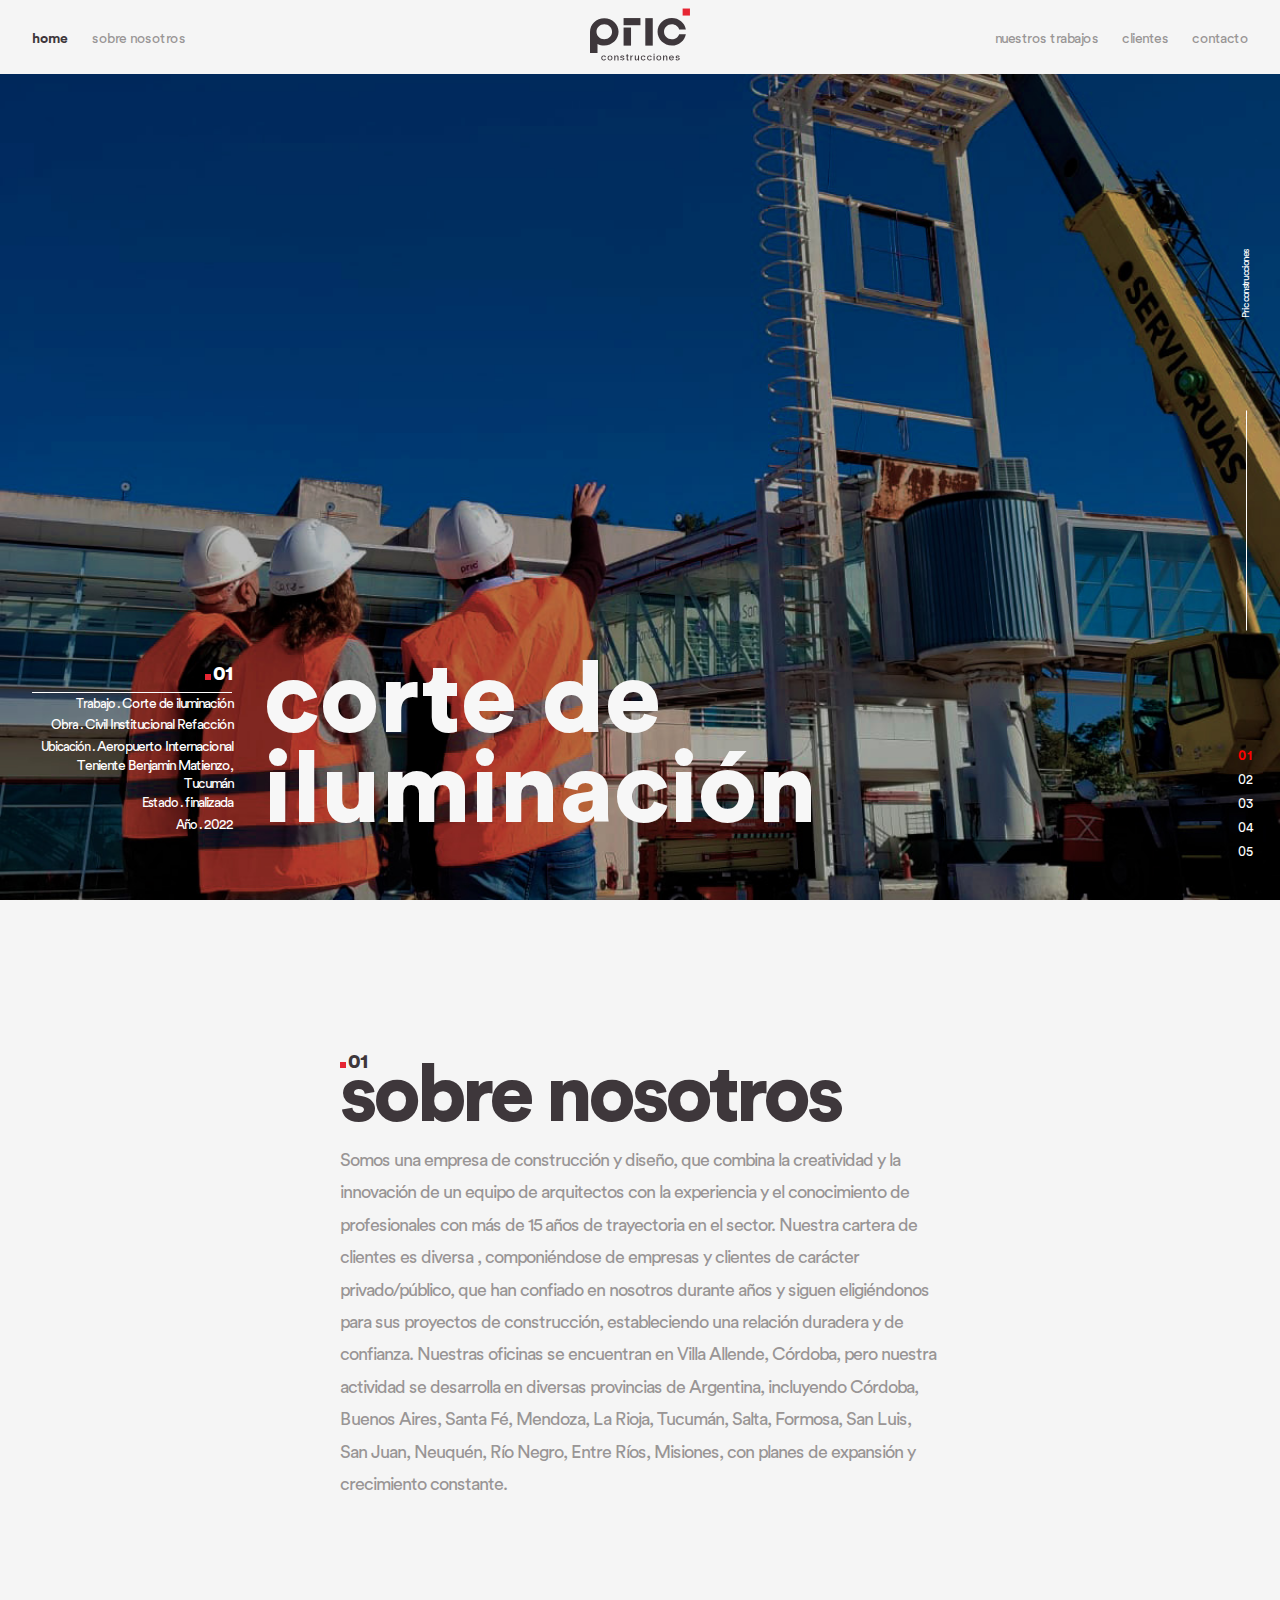
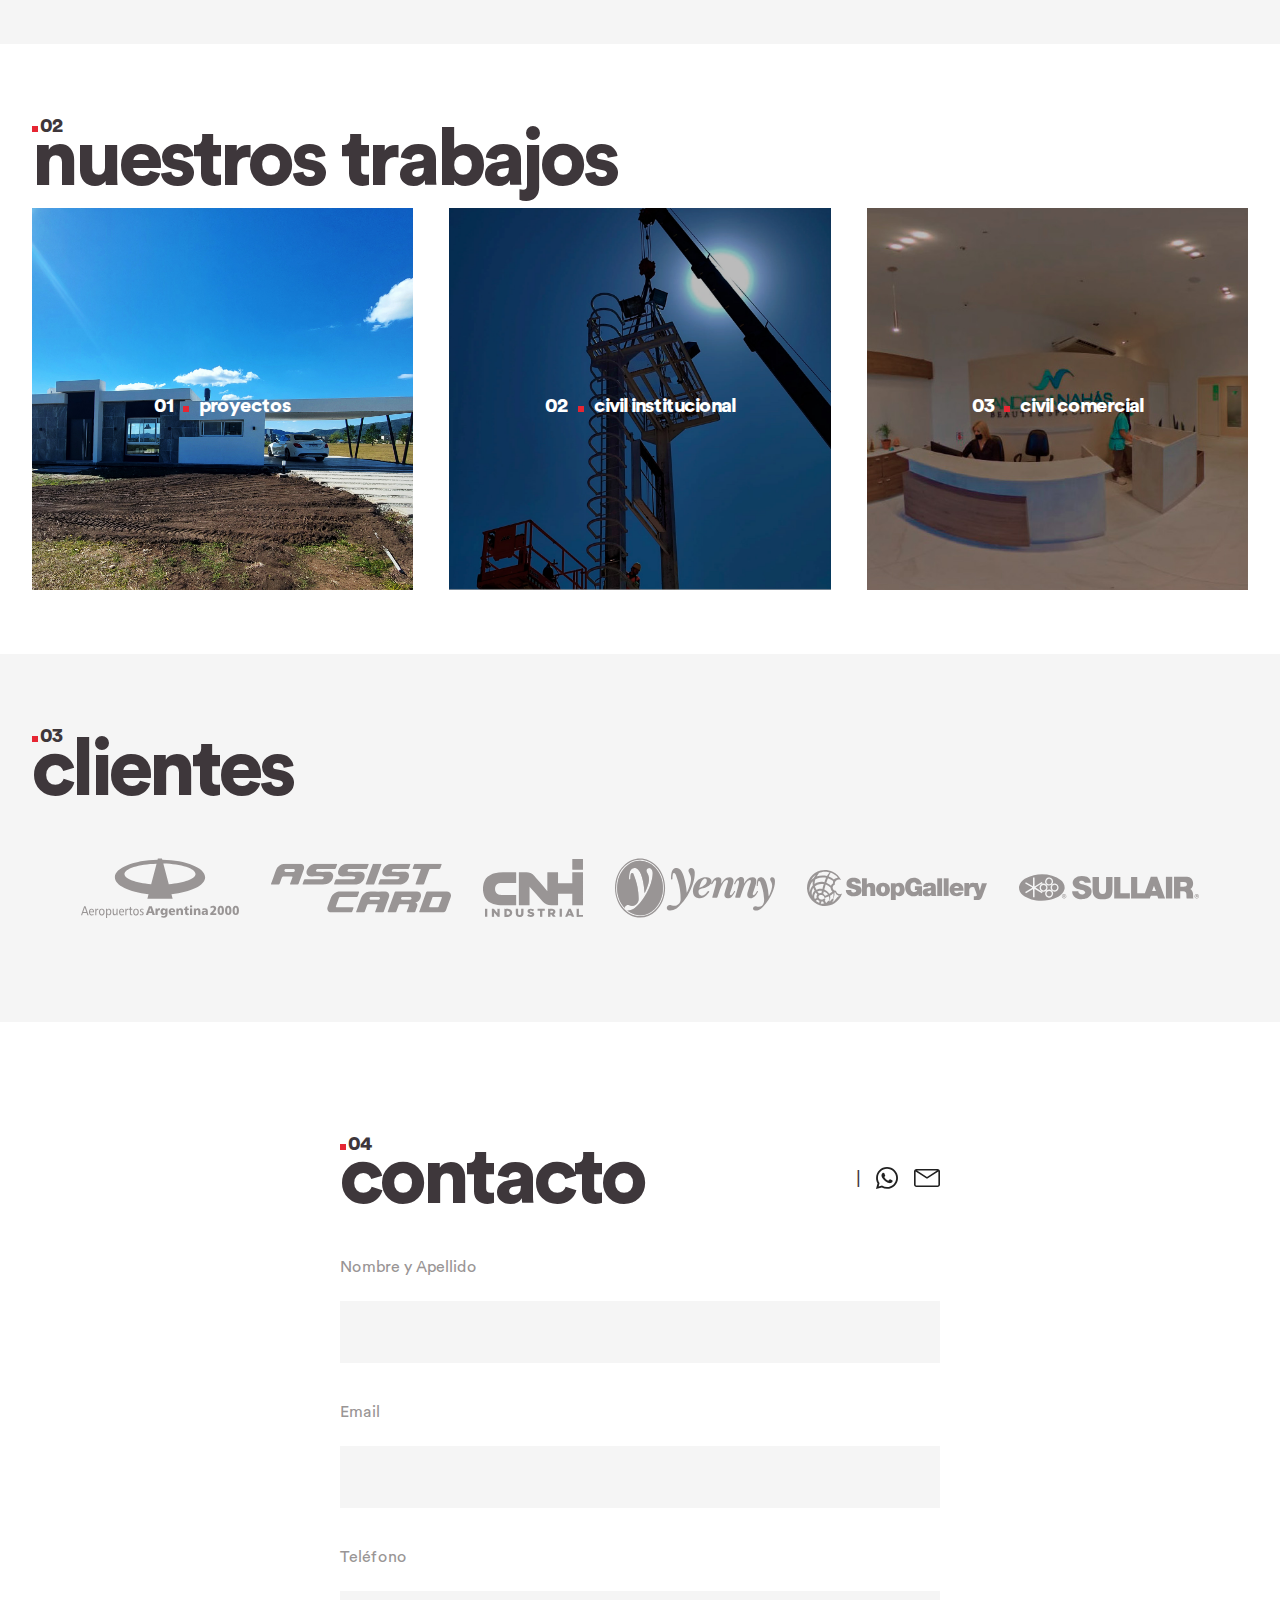
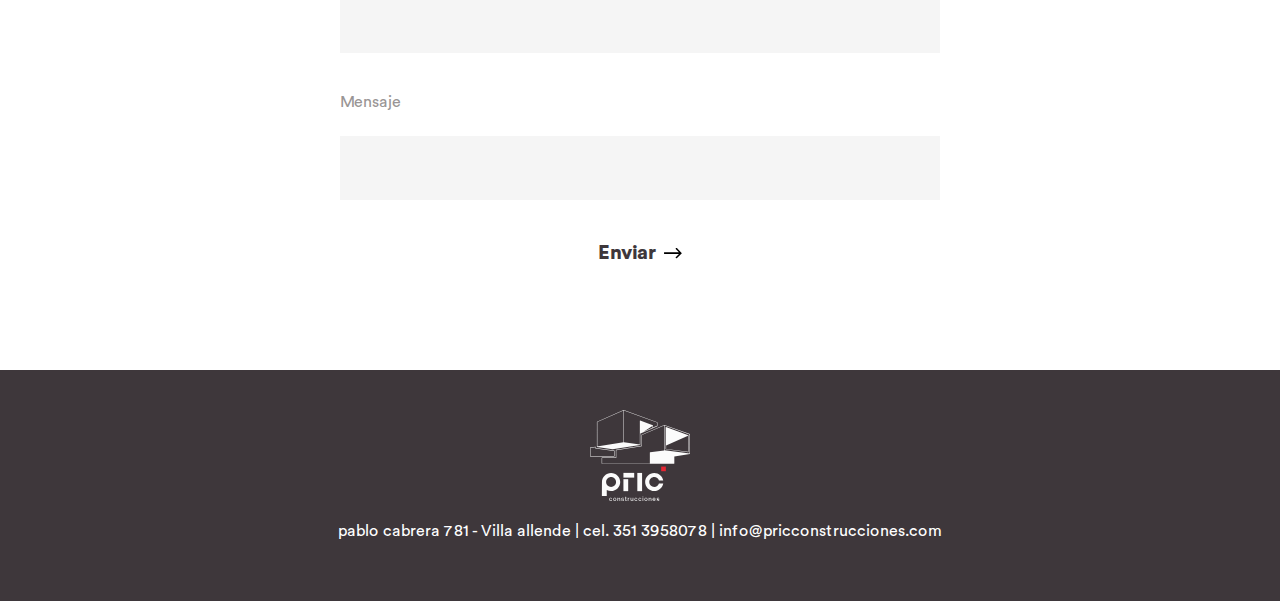
<file: index.html>
<!DOCTYPE html>
<html lang="es">

<head>
  <meta charset="UTF-8" />
  <meta name="viewport" content="width=device-width, initial-scale=1.0" />
  <link rel="stylesheet" href="sass/main.css" />
  <title>PRIC Construcciones</title>
</head>

<body>

 <div id="header-placeholder"></div>

  <main>
    <!-- Sección principal de imagen y título -->
    <section class="slider-css">


      <div class="slides">
        <div class="slide" id="s1">
          <img src="img/portadas/torre tucuman.jpg" alt="Slide 1" />
          <div class="text">
            <h1>corte de iluminación</h1>
            <div class="description">
              <div class="section-header">
                <span class="square"></span>
                <span class="number">01</span>
              </div>
              <div class="linea"></div>
              <p><span>Trabajo .</span> Corte de iluminación</p>
              <p><span>Obra .</span> Civil Institucional Refacción</p>
              <p><span>Ubicación .</span> Aeropuerto Internacional Teniente Benjamin Matienzo, Tucumán</p>
              <p><span>Estado .</span> finalizada</p>
              <p><span>Año .</span> 2022</p>
            </div>
          </div>
        </div>
        <div class="slide" id="s2">
          <img src="img/portadas/vivienda-potrero de garay.jpg" alt="Slide 2" />
          <div class="text">
            <h1>vivienda potrero de garay</h1>
            <div class="description">
              <div class="section-header">
                <span class="square"></span>
                <span class="number">02</span>
              </div>
              <div class="linea"></div>
              <p><span>Trabajo .</span> Proyecto vivienda potrero de garay</p>
              <p><span>Obra .</span> Proyecto</p>
              <p><span>Ubicación .</span> Potrero de Garay, Córdoba</p>
              <p><span>Estado .</span> finalizada</p>
              <p><span>Año .</span> 2023</p>
              <p><span>Superficie .</span> 174,30 m2 cubiertos 63 m2 semicubiertos</p>
            </div>
          </div>
        </div>
        <div class="slide" id="s3">
          <img src="img/portadas/andrea nahas.jpg" alt="Slide 3" />
          <div class="text">
            <h1>andrea nahas</h1>
            <div class="description">
              <div class="section-header">
                <span class="square"></span>
                <span class="number">03</span>
              </div>
              <div class="linea"></div>
              <p><span>Trabajo .</span> Andrea Nahas</p>
              <p><span>Obra .</span> Civil Comercial Refacción</p>
              <p><span>Ubicación .</span> Shopping Villa Cabrera, Córdoba</p>
              <p><span>Estado .</span> finalizado</p>
              <p><span>Año .</span> 2022</p>
              <p><span>Superficie .</span> 150 m2</p>
            </div>
          </div>
        </div>
        <div class="slide" id="s4">
          <img src="img/portadas/sum aeropuerto-cba.jpg" alt="Slide 4" />
          <div class="text">
            <h1>sum aeropuerto</h1>
            <div class="description">
              <div class="section-header">
                <span class="square"></span>
                <span class="number">04</span>
              </div>
              <div class="linea"></div>
              <p><span>Trabajo .</span> Sum para personal</p>
              <p><span>Obra .</span> Civil Institucional Nueva</p>
              <p><span>Ubicación .</span> Aeropuerto Internacional Ingeniero Aeronáutico Ambrosio Taravella, Córdoba
                Capital</p>
              <p><span>Estado .</span> finalizado</p>
              <p><span>Año .</span> 2024</p>
              <p><span>Superficie .</span> 140 m2</p>

            </div>
          </div>
        </div>
        <div class="slide" id="s5">
          <img src="img/portadas/shop-gallery-nqn.jpg" alt="Slide 5" />
          <div class="text">
            <h1>shop gallery</h1>
            <div class="description">
              <div class="section-header">
                <span class="square"></span>
                <span class="number">05</span>
              </div>
              <div class="linea"></div>
              <p><span>Trabajo .</span> Shop Gallery</p>
              <p><span>Obra .</span> Civil Comercial Nueva</p>
              <p><span>Ubicación .</span> Aeropuerto Internacional Juan Domingo Perón, Neuquén</p>
              <p><span>Estado .</span> finalizado</p>
              <p><span>Año .</span> 2019</p>
              <p><span>Superficie .</span> 80 m2</p>

            </div>
          </div>
        </div>
      </div>

    <div class="navigation">
  <span class="brand">Pric construcciones</span>
  <div class="linea"></div>
  <div class="numeration">
    <label data-index="0">01</label>
    <label data-index="1">02</label>
    <label data-index="2">03</label>
    <label data-index="3">04</label>
    <label data-index="4">05</label>
  </div>
</div>
    </section>

    <!-- Sección de clientes -->
    <section class="text-section" id="sobre-nosotros">
      <div class="section-header">
        <span class="square"></span>
        <span class="number">01</span>
      </div>
      <h2>sobre nosotros</h2>
      <p>
        Somos una empresa de construcción y diseño, que combina la creatividad y la innovación de un equipo de
        arquitectos con la experiencia y el conocimiento de profesionales con más de 15 años de trayectoria en el
        sector.

        Nuestra cartera de clientes es diversa , componiéndose de empresas y clientes de carácter privado/público, que
        han confiado en nosotros durante años y siguen eligiéndonos para sus proyectos de construcción, estableciendo
        una relación duradera y de confianza.

        Nuestras oficinas se encuentran en Villa Allende, Córdoba, pero nuestra actividad se desarrolla en diversas
        provincias de Argentina, incluyendo Córdoba, Buenos Aires, Santa Fé, Mendoza, La Rioja, Tucumán, Salta, Formosa,
        San Luis, San Juan, Neuquén, Río Negro, Entre Ríos, Misiones, con planes de expansión y crecimiento constante.
      </p>
    </section>


    <!-- Sección de nuestros trabajos -->
    <section class="work">
      <div class="work-container"><a href="works.html">
        <div class="section-header">
          <span class="square"></span>
          <span class="number">02</span>
        </div>
        <h2>nuestros trabajos</h2>


        <div class="work-image-container">


          <div class="work-card-container">

            <div class="card-header">
              <span class="number">01</span>
              <span class="square"></span>
              <span class="number">proyectos</span>
            </div>
            <img src="img/cards/casa-potrero-card.jpg" alt="proyectos" />

          </div>
          <div class="work-card-container">
            <div class="card-header">
              <span class="number">02</span>
              <span class="square"></span>
              <span class="number">civil institucional</span>
            </div>
            <img src="img/cards/torre.jpg" alt="civil institucional" />

          </div>
          <div class="work-card-container">
            <div class="card-header">
              <span class="number">03</span>
              <span class="square"></span>
              <span class="number">civil comercial</span>
            </div>
            <img src="img/cards/andrea nahas.jpg" alt="civil comercial" />
          </div>
        </div>
        </a>
      </div>
    </section>

    <!-- Sección de clientes -->
    <section class="clients" id="clientes">
      <div class="section-header">
        <span class="square"></span>
        <span class="number">03</span>
      </div>
      <h2>clientes</h2>
      <div class="clients-image-container">
        <img src="img/logos/logo-aeropuerto.svg" alt="logo aeropuerto" />
        <img src="img/logos/logo-assistcard.svg" alt="logo assistcard" />
        <img src="img/logos/CNH_Industrial.svg" alt="logo aeropuerto" />
        <img src="img/logos/Libreria-yenny.svg" alt="logo assistcard" />
        <img src="img/logos/shop-gallery.svg" alt="logo aeropuerto" />
        <img src="img/logos/sullair-logo.svg" alt="logo assistcard" />
       
      </div>
    </section>
    <section class="contact-section" id="contacto">

      <form class="contact-form" action="#" method="post">
        <div class="section-header">
          <span class="square"></span>
          <span class="number">04</span>
        </div>
        <div class="contact-link">
        <h2 class="section-title">contacto</h2>
        <span class="link-images">|<img
              src="img/icons/icon-whatsapp.svg" alt="whatsapp logo" /><img src="img/icons/icon-email.svg"
              alt="email logo" /></span>
        </div>
        <label>
          Nombre y Apellido
          <input type="text" name="nombre" required>
        </label>

        <label>
          Email
          <input type="email" name="email" required>
        </label>

        <label>
          Teléfono
          <input type="tel" name="telefono">
        </label>

        <label>
          Mensaje
          <textarea name="mensaje" rows="5" required></textarea>
        </label>
        

        <button type="submit">Enviar<img src="img/icons/arrow.svg" alt="whatsapp logo" /></button>
      </form>
    </section>

  </main>


 <div id="footer-placeholder"></div>
  <!-- SCRIPT PARA ACTIVAR LINKS -->
  <script>
    // Espera a que todo el DOM esté cargado
    document.addEventListener("DOMContentLoaded", function () {
      // Selecciona todos los enlaces del nav
      const navLinks = document.querySelectorAll(".main-nav a");

      navLinks.forEach(link => {
        link.addEventListener("click", function () {
          // Quita la clase "active" de todos los enlaces
          navLinks.forEach(l => l.classList.remove("active"));
          // Agrega la clase "active" solo al que fue clickeado
          this.classList.add("active");
        });
      });

      // Opcional: activar uno por defecto (por ejemplo, el primero)
      if (navLinks.length > 0) {
        navLinks[0].classList.add("active");
      }
    });
  </script>

  <script>
  document.addEventListener("DOMContentLoaded", () => {
    const links = document.querySelectorAll("nav a");
    const currentUrl = window.location.pathname.split("/").pop(); // Ej: index.html

    links.forEach(link => {
      const linkHref = link.getAttribute("href");

      if (linkHref === currentUrl || (currentUrl === "" && linkHref === "index.html")) {
        link.classList.add("active");
      }
    });
  });
</script>
<script>
  document.addEventListener("DOMContentLoaded", () => {
    const slides = document.querySelector(".slides");
    const totalSlides = document.querySelectorAll(".slide").length;
    const numerationLabels = document.querySelectorAll(".numeration label");
    let currentIndex = 0;

    function updateSlidePosition() {
      slides.style.transform = `translateX(-${currentIndex * 100}%)`;

      // Marcar el número activo
      numerationLabels.forEach((label, idx) => {
        label.classList.toggle("active", idx === currentIndex);
      });
    }

    // Click en números
    numerationLabels.forEach(label => {
      label.addEventListener("click", () => {
        currentIndex = parseInt(label.dataset.index);
        updateSlidePosition();
      });
    });

    // (Opcional) Agregás controles prev/next si querés también
    document.getElementById("next-slide")?.addEventListener("click", () => {
      currentIndex = (currentIndex + 1) % totalSlides;
      updateSlidePosition();
    });

    document.getElementById("prev-slide")?.addEventListener("click", () => {
      currentIndex = (currentIndex - 1 + totalSlides) % totalSlides;
      updateSlidePosition();
    });

    // Inicialización
    updateSlidePosition();
  });
</script>

    <script src="include-partials.js"></script>

</body>

</html>
</file>
<file: sass/main.css>
@charset "UTF-8";
.square {
  width: 6px;
  height: 6px;
  background-color: #E62633;
  display: inline-block;
}

.number {
  font-family: "Circular-black", sans-serif;
  font-size: 20px;
  color: #3E373B;
  letter-spacing: -1px;
  color: #3E373B;
}

html {
  scroll-behavior: smooth;
}

@font-face {
  font-family: "Circular-black";
  src: url("../fonts/CircularStd-Black.woff") format("woff");
  font-weight: 900;
  font-style: normal;
}
@font-face {
  font-family: "Circular-bold";
  src: url("../fonts/CircularStd-Bold.woff") format("woff");
  font-weight: 700;
  font-style: normal;
}
@font-face {
  font-family: "Circular-book";
  src: url("../fonts/CircularStd-Book.woff") format("woff");
  font-weight: 400;
  font-style: normal;
}
@font-face {
  font-family: "Circular-medium";
  src: url("../fonts/CircularStd-Medium.woff") format("woff");
  font-weight: 500;
  font-style: normal;
}
.section-header {
  display: flex;
  align-items: baseline;
  gap: 2px;
}

.description {
  max-width: 200px;
  display: flex;
  flex-direction: column;
  align-items: flex-end;
}
.description .linea {
  width: 200px;
  background-color: white;
  height: 1px;
}
.description p {
  color: #ffffff;
  font-family: "Circular-book", sans-serif;
  font-size: 14px;
  margin: -1px;
  text-align: right;
  line-height: 1.25;
}
.description p span {
  font-family: "Circular-bold", sans-serif;
  color: #ffffff;
  font-family: "Circular-book", sans-serif;
  font-size: 13px;
}
.description .number {
  color: #ffffff;
}

body {
  background-color: #f5f5f5;
  font-family: "Circular-book", sans-serif;
  font-size: 18px;
  color: #999595;
  margin: 0;
}
body h1 {
  font-family: "Circular-black", sans-serif;
  color: #F7F7F7;
  font-size: 100px;
  line-height: 80px;
}
body h2 {
  font-family: "Circular-black", sans-serif;
  color: #3E373B;
  font-size: 80px;
  letter-spacing: -4px;
  margin: -32px 0 0 0;
  padding: 0;
}
body p,
body span {
  font-family: "Circular-book", sans-serif;
  font-size: 18px;
  color: #999595;
  letter-spacing: -1px;
  line-height: 1.8;
}
body a {
  text-decoration: none;
  color: unset;
}

.main-nav {
  position: fixed;
  top: 0;
  width: 100%;
  background: #f5f5f5;
  z-index: 100;
}
.main-nav .nav-container {
  position: relative;
  display: flex;
  justify-content: space-between;
  align-items: center;
  padding: 0.5rem 2rem;
}
.main-nav .nav-container .nav-left,
.main-nav .nav-container .nav-right {
  display: flex;
  gap: 1.5rem;
  padding: 0;
}
.main-nav .nav-container .nav-left li,
.main-nav .nav-container .nav-right li {
  list-style: none;
}
.main-nav .nav-container .nav-left li a,
.main-nav .nav-container .nav-right li a {
  text-decoration: none;
  color: #999595;
  font-family: "Circular-book", sans-serif;
  font-size: 14px;
  letter-spacing: -0.5px;
}
.main-nav .nav-container .nav-left li a.active,
.main-nav .nav-container .nav-right li a.active {
  color: #3E373B;
  font-family: "Circular-bold", sans-serif;
}
.main-nav .nav-container .logo {
  position: absolute;
  left: 50%;
  transform: translateX(-50%);
}
.main-nav .nav-container .logo img {
  width: 100px;
}

.menu-toggle {
  display: none;
  font-size: 24px;
  cursor: pointer;
  color: #999595;
  z-index: 101;
}

@media (max-width: 600px) {
  .nav-left,
  .nav-right {
    display: none;
    flex-direction: column;
    background: #f5f5f5;
    padding: 1rem 2rem;
    position: absolute;
    top: 100%;
    left: 0;
    width: 100%;
    z-index: 99;
  }
  .nav-left.active,
  .nav-right.active {
    display: flex;
  }
  .nav-left li,
  .nav-right li {
    padding: 0.5rem 0;
  }
  .menu-toggle {
    display: block;
  }
}
.slider-css {
  width: 100%;
  height: 100vh;
  overflow: hidden;
  position: relative;
}
.slider-css .slides {
  display: flex;
  transition: transform 0.5s ease-in-out;
  width: 100%;
}
.slider-css .slides .slide {
  min-width: 100%;
  height: 100vh;
  position: relative;
  flex-shrink: 0;
}
.slider-css .slides .slide img {
  width: 100%;
  height: 100%;
  -o-object-fit: cover;
     object-fit: cover;
}
.slider-css .slides .slide .text {
  position: absolute;
  bottom: 4rem;
  left: 2rem;
  color: white;
  max-width: 800px;
  z-index: 2;
  display: flex;
  flex-direction: row-reverse;
  gap: 2rem;
}
.slider-css .slides .slide .text h1 {
  max-width: 500px;
  line-height: 0.9;
  margin: 0;
}
.slider-css .navigation {
  position: absolute;
  top: 63%;
  right: 0;
  transform: translateY(-50%);
  display: flex;
  flex-direction: column;
  align-items: center;
  justify-content: space-between;
  height: 65%;
  z-index: 2;
}
.slider-css .navigation .brand {
  transform: rotate(270deg);
  color: #fff;
  font-family: "Circular-book", sans-serif;
  font-size: 10px;
  white-space: nowrap;
}
.slider-css .navigation .linea {
  width: 1px;
  background-color: white;
  margin: 1rem 0;
  height: 220px;
}
.slider-css .navigation .numeration {
  display: flex;
  flex-direction: column;
  gap: 0.5rem;
}
.slider-css .navigation .numeration label {
  font-family: "Circular-book", sans-serif;
  font-size: 13px;
  color: white;
  cursor: pointer;
}
.slider-css .navigation .numeration label.active {
  font-family: "Circular-bold", sans-serif;
  color: red;
}

.text-section {
  max-width: 600px;
  display: flex;
  flex-direction: column;
  margin: 80px auto;
  padding: 4rem 0;
}
.text-section p {
  padding: 0;
  margin: 0;
}

.work {
  background: #ffffff;
}
.work .work-container {
  padding: 4rem 2rem;
}
.work .work-container .work-image-container {
  display: flex;
  flex-direction: row;
  justify-content: space-between;
  flex-wrap: wrap;
  gap: 1rem;
}
.work .work-container .work-image-container .work-card-container {
  position: relative;
  width: 100%;
  aspect-ratio: 1/1;
  overflow: hidden;
  width: calc(33.333% - 1.5rem);
  cursor: pointer;
}
.work .work-container .work-image-container .work-card-container img {
  width: 100%;
  height: auto;
  -o-object-position: center;
  object-position: center;
  aspect-ratio: 1/1;
  -o-object-fit: cover;
     object-fit: cover;
}
.work .work-container .work-image-container .work-card-container .card-header {
  position: absolute;
  top: 47%;
  left: 0;
  z-index: 5;
  width: 100%;
  height: 100%;
  justify-content: center;
  align-items: center;
  text-align: center;
}
.work .work-container .work-image-container .work-card-container .card-header .number {
  color: #ffffff;
}
.work .work-container .work-image-container .work-card-container .card-header .square {
  margin: 0 0.3rem;
}

.clients {
  padding: 4rem 2rem;
}
.clients .clients-image-container {
  display: flex;
  justify-content: center;
  gap: 2rem;
  flex-wrap: wrap;
  padding: 2.5rem 0;
}
.clients .clients-image-container img {
  max-width: 180px;
  max-height: 60px;
  -o-object-fit: contain;
     object-fit: contain;
}

.contact-section {
  padding: 4rem 2rem;
  background: #ffffff;
}
.contact-section .contact-form {
  display: flex;
  flex-direction: column;
  max-width: 600px;
  margin: auto;
  padding: 2.5rem 0;
}
.contact-section .contact-form h2 {
  padding-bottom: 2rem;
}
.contact-section .contact-form label {
  display: flex;
  flex-direction: column;
  color: #999595;
  font-family: "Circular-book", sans-serif;
  font-size: 1rem;
  padding-bottom: 1rem;
}
.contact-section .contact-form label input,
.contact-section .contact-form label textarea {
  border: none;
  background: #f5f5f5;
  height: 60px;
  margin: 1.5rem 0;
  font-family: "Circular-book", sans-serif;
  font-size: 1rem;
  resize: none;
}
.contact-section .contact-form button {
  background: none;
  font-family: "Circular-black", sans-serif;
  font-size: 20px;
  color: #3E373B;
  cursor: pointer;
  border: none;
}
.contact-section .contact-form button img {
  width: 18px;
  transform: rotate(-180deg);
  transition: transform 0.3s ease;
  margin-left: 0.5rem;
}
.contact-section .contact-form .contact-link {
  display: flex;
  justify-content: space-between;
  align-items: self-start;
}
.contact-section .contact-form .contact-link span {
  color: #3E373B;
}
.contact-section .contact-form .contact-link .link-images {
  gap: 1rem;
  display: flex;
  align-items: center;
}
.contact-section .contact-form .contact-link .link-images img {
  height: -moz-max-content;
  height: max-content;
}

.work-page-body .work-page {
  background: #ffffff;
  height: 100vh;
  align-items: center;
}
.work-page-body .work-page .text-section {
  height: 100%;
  justify-content: center;
  padding: 0;
}
.work-page-body .work-page-projects.grey {
  background: none;
}
.work-page-body .work-page-projects .work-card-container.on-page {
  overflow: visible;
}
.work-page-body .work-page-projects .work-card-container.on-page .work-card-description {
  display: flex;
  flex-direction: column;
  justify-content: left;
  gap: 0;
}
.work-page-body .work-page-projects .work-card-container.on-page .work-card-description span {
  line-height: 1.3;
}
.work-page-body .work-page-projects .work-card-container.on-page .work-card-description .text {
  font-family: "Circular-bold", sans-serif;
  color: #3E373B;
}

.detail-page-body .detail-main-image {
  height: 100vh;
  width: calc(100% - 4rem);
  margin: auto;
}
.detail-page-body .detail-main-image img {
  width: 100%;
  height: 100%;
  -o-object-fit: cover;
     object-fit: cover;
}
.detail-page-body .detail-main-image.project .text {
  bottom: 2rem;
  left: 4rem;
  position: absolute;
  text-shadow: 2px 2px 6px rgba(0, 0, 0, 0.6);
}
.detail-page-body .detail-main-image.project .text h1 {
  font-size: 50px;
  line-height: 1;
  margin: 0;
}
.detail-page-body .detail-main-image.project .text .number {
  color: #ffffff;
}
.detail-page-body .text-section {
  max-width: calc(100% - 12rem);
  display: flex;
  flex-direction: column;
}
.detail-page-body .text-section .title {
  display: flex;
  flex-direction: row;
  margin: auto;
  gap: 2rem;
}
.detail-page-body .text-section .title .section-header {
  display: flex;
  flex-direction: column;
}
.detail-page-body .text-section .title .section-header .number {
  display: flex;
  flex-direction: row;
  align-items: inherit;
  gap: 0.3rem;
}
.detail-page-body .text-section .title .description.dark {
  align-items: self-start;
}
.detail-page-body .text-section .title .description.dark p,
.detail-page-body .text-section .title .description.dark span {
  color: #3E373B;
  text-align: left;
}
.detail-page-body .text-section .title .description.dark p span,
.detail-page-body .text-section .title .description.dark span span {
  font-family: "Circular-black", sans-serif;
}

#project-content .project-page .text-section {
  padding: 0 4rem;
}
#project-content .project-page .text-section h2 {
  margin: -22px 0 0 0;
}
#project-content .project-page .text-section .title {
  align-items: anchor-center;
  margin: auto;
  padding-bottom: 0;
  padding-bottom: 4rem;
  justify-content: center;
  gap: 3rem;
}
#project-content .project-page .text-section .title .number {
  line-height: 1.2;
}
#project-content .project-page .text-section .title .description {
  position: relative;
}
#project-content .project-page .text-section .title .description::before {
  content: "";
  width: 2px;
  background-color: #3E373B;
  position: absolute;
  top: 0;
  bottom: 0;
  left: -15px;
}
#project-content .project-page .text-section .text-description {
  line-height: 1.4;
  margin: auto;
  justify-content: center;
  align-items: center;
  align-self: center;
}
#project-content .project-page .text-section .text-description .intro {
  font-family: "Circular-black", sans-serif;
  margin: 2rem 0 0.5rem 0;
  font-size: 24px;
  color: #3E373B;
}
#project-content .project-page .text-section .text-description .square {
  margin-right: 5px;
}
#project-content .project-page .text-section .text-description .with-colon {
  font-family: "Circular-bold", sans-serif;
  color: #3E373B;
  line-height: 3.5rem;
}
#project-content .project-nav {
  display: flex;
  justify-content: space-between;
  padding: 1rem 2rem;
  transform: translateY(-50%);
}
#project-content .project-nav .nav-button {
  flex-direction: row;
  display: flex;
  align-items: center;
  gap: 0.5rem;
  color: #3E373B;
  font-size: 16px;
}
#project-content .project-nav .nav-button img {
  width: 24px;
}
#project-content .project-nav .nav-button.next {
  flex-direction: row-reverse;
}
#project-content .project-nav .nav-button.next img {
  transform: rotate(180deg);
}

#lightbox-overlay {
  position: fixed;
  top: 0;
  left: 0;
  width: 100vw;
  height: 100vh;
  background: rgba(0, 0, 0, 0.9);
  display: none;
  justify-content: center;
  align-items: center;
  z-index: 1000;
  flex-direction: row;
}
#lightbox-overlay .gallery-img {
  max-width: 95vw;
  max-height: 95vh;
  width: auto;
  height: auto;
  -o-object-fit: contain;
     object-fit: contain;
  border-radius: 8px;
  box-shadow: 0 0 30px rgba(0, 0, 0, 0.5);
}
#lightbox-overlay .lightbox-arrow {
  background: none;
  border: none;
  position: absolute;
  top: 50%;
  transform: translateY(-50%);
  z-index: 10;
  cursor: pointer;
  padding: 1rem;
}
#lightbox-overlay .lightbox-arrow .arrow {
  width: 24px;
  /* Puedes ajustar según necesidad */
  height: auto;
  filter: drop-shadow(0 0 5px rgba(0, 0, 0, 0.5));
}
#lightbox-overlay #lightbox-prev {
  left: 2rem;
}
#lightbox-overlay #lightbox-next {
  right: 2rem;
}
#lightbox-overlay #lightbox-next .arrow {
  transform: scaleX(-1);
}

footer {
  background: #3E373B;
  display: flex;
  flex-direction: column;
  margin: auto;
  padding: 2.5rem 0;
}
footer .footer-content {
  display: flex;
  flex-direction: column;
  justify-content: center;
  margin: auto;
  flex-wrap: wrap;
}
footer .footer-content img {
  max-width: 100px;
  margin: auto;
}
footer .footer-content p {
  color: #ffffff;
  font-size: 16px;
  letter-spacing: 0;
}

@media (max-width: 600px) {
  .main-nav {
    flex-direction: column;
    height: auto;
    align-items: flex-start;
  }
  .work-image-container,
  .clients-image-container {
    flex-direction: column;
    gap: 1rem;
  }
  .logo img {
    width: 80px;
  }
}/*# sourceMappingURL=main.css.map */
</file>
